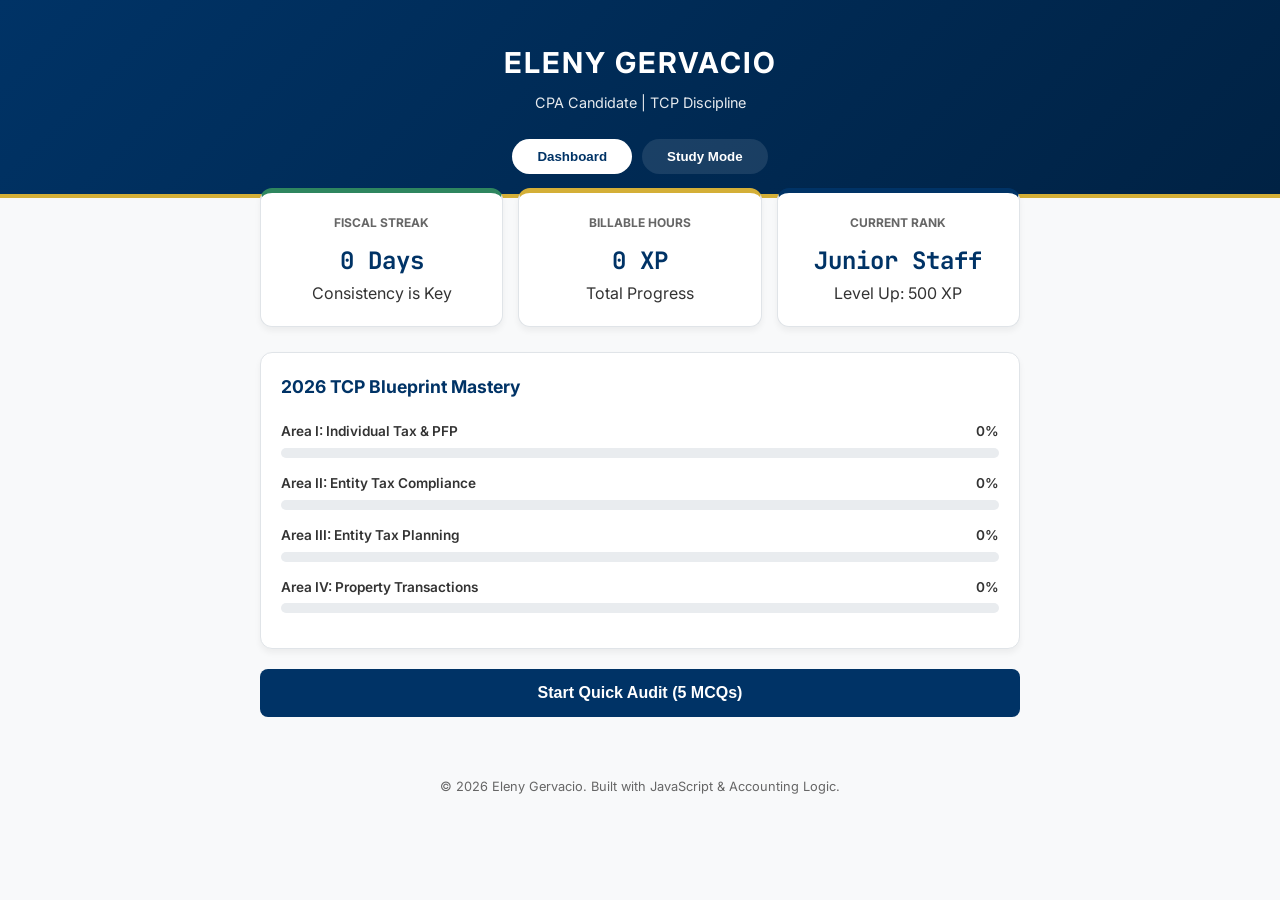
<file: TCP-EXAM-STUDY/index.html>
<!DOCTYPE html>
<html lang="en">
<head>
    <meta charset="UTF-8">
    <meta name="viewport" content="width=device-width, initial-scale=1.0">
    <title>Eleny Gervacio | TCP CPA Prep Command Center</title>
    <link rel="stylesheet" href="style.css">
    <link href="https://fonts.googleapis.com/css2?family=Inter:wght@400;600;700&family=JetBrains+Mono&display=swap" rel="stylesheet">
</head>
<body>

    <header class="main-header">
        <div class="header-content">
            <div class="user-profile">
                <h1>ELENY GERVACIO</h1>
                <p>CPA Candidate | TCP Discipline</p>
            </div>
            <nav class="tab-nav">
                <button class="tab-btn active" onclick="showTab('dashboard')">Dashboard</button>
                <button class="tab-btn" onclick="showTab('study')">Study Mode</button>
            </nav>
        </div>
    </header>

    <main class="container">
        
        <section id="dashboard" class="tab-content active">
            <div class="kpi-grid">
                <div class="card kpi-card green">
                    <h3>Fiscal Streak</h3>
                    <p id="stat-streak">0 Days</p>
                    <span class="card-label">Consistency is Key</span>
                </div>
                <div class="card kpi-card gold">
                    <h3>Billable Hours</h3>
                    <p id="stat-xp">0 XP</p>
                    <span class="card-label">Total Progress</span>
                </div>
                <div class="card kpi-card navy">
                    <h3>Current Rank</h3>
                    <p id="stat-rank">Staff Accountant</p>
                    <span class="card-label">Level Up: 500 XP</span>
                </div>
            </div>

            <div class="card blueprint-card">
                <h2>2026 TCP Blueprint Mastery</h2>
                <div class="mastery-container">
                    <div class="mastery-item">
                        <div class="mastery-label">
                            <span>Area I: Individual Tax & PFP</span>
                            <span id="pct-area-1">0%</span>
                        </div>
                        <div class="progress-bar"><div id="bar-area-1" class="fill" style="width: 0%"></div></div>
                    </div>
                    <div class="mastery-item">
                        <div class="mastery-label">
                            <span>Area II: Entity Tax Compliance</span>
                            <span id="pct-area-2">0%</span>
                        </div>
                        <div class="progress-bar"><div id="bar-area-2" class="fill" style="width: 0%"></div></div>
                    </div>
                    <div class="mastery-item">
                        <div class="mastery-label">
                            <span>Area III: Entity Tax Planning</span>
                            <span id="pct-area-3">0%</span>
                        </div>
                        <div class="progress-bar"><div id="bar-area-3" class="fill" style="width: 0%"></div></div>
                    </div>
                    <div class="mastery-item">
                        <div class="mastery-label">
                            <span>Area IV: Property Transactions</span>
                            <span id="pct-area-4">0%</span>
                        </div>
                        <div class="progress-bar"><div id="bar-area-4" class="fill" style="width: 0%"></div></div>
                    </div>
                </div>
            </div>

            <div class="action-center">
                <button class="primary-btn" onclick="startSession()">Start Quick Audit (5 MCQs)</button>
            </div>
        </section>

        <section id="study" class="tab-content">
            <div class="card study-card">
                <div class="study-header">
                    <span id="q-category" class="badge">Category Loading...</span>
                    <span id="q-timer" class="timer">00:00</span>
                </div>
                
                <div id="question-box">
                    <p id="question-text">Loading question from IRS archives...</p>
                    <div id="options-container" class="options-grid">
                        </div>
                </div>

                <div id="feedback-box" class="hidden">
                    <div id="feedback-message"></div>
                    <div id="explanation-text"></div>
                    <button id="next-btn" class="primary-btn" onclick="nextQuestion()">Next Item &raquo;</button>
                </div>
            </div>
        </section>

    </main>

    <footer>
        <p>&copy; 2026 Eleny Gervacio. Built with JavaScript & Accounting Logic.</p>
    </footer>

    <script src="app.js"></script>
</body>
</html>
</file>
<file: TCP-EXAM-STUDY/style.css>
/* --- Root Variables: Our Design System --- */
:root {
    --navy-primary: #003366;
    --navy-dark: #002244;
    --success-green: #2E865F;
    --gold-accent: #D4AF37;
    --bg-light: #F8F9FA;
    --white: #ffffff;
    --text-main: #333333;
    --text-muted: #666666;
    --border-color: #E0E4E8;
    --shadow: 0 4px 6px rgba(0, 0, 0, 0.05);
}

/* --- Global Resets --- */
* {
    margin: 0;
    padding: 0;
    box-sizing: border-box;
}

body {
    font-family: 'Inter', -apple-system, sans-serif;
    background-color: var(--bg-light);
    color: var(--text-main);
    line-height: 1.6;
}

.container {
    max-width: 800px;
    margin: 0 auto;
    padding: 20px;
}

/* --- Header & Navigation --- */
.main-header {
    background: linear-gradient(135deg, var(--navy-primary), var(--navy-dark));
    color: var(--white);
    padding: 40px 20px 20px;
    text-align: center;
    border-bottom: 4px solid var(--gold-accent);
}

.header-content h1 {
    font-size: 1.8rem;
    letter-spacing: 2px;
    margin-bottom: 5px;
    font-weight: 700;
}

.header-content p {
    font-size: 0.9rem;
    opacity: 0.9;
    margin-bottom: 25px;
}

.tab-nav {
    display: flex;
    justify-content: center;
    gap: 10px;
}

.tab-btn {
    background: rgba(255, 255, 255, 0.1);
    border: none;
    color: white;
    padding: 10px 25px;
    border-radius: 20px;
    cursor: pointer;
    transition: 0.3s;
    font-weight: 600;
}

.tab-btn.active {
    background: var(--white);
    color: var(--navy-primary);
}

/* --- Dashboard Components --- */
.kpi-grid {
    display: grid;
    grid-template-columns: repeat(auto-fit, minmax(150px, 1fr));
    gap: 15px;
    margin-top: -30px; /* Overlap header slightly */
    margin-bottom: 25px;
}

.card {
    background: var(--white);
    border-radius: 12px;
    padding: 20px;
    box-shadow: var(--shadow);
    border: 1px solid var(--border-color);
}

.kpi-card {
    text-align: center;
    border-top: 5px solid transparent;
}

.kpi-card.green { border-top-color: var(--success-green); }
.kpi-card.gold { border-top-color: var(--gold-accent); }
.kpi-card.navy { border-top-color: var(--navy-primary); }

.kpi-card h3 {
    font-size: 0.75rem;
    text-transform: uppercase;
    color: var(--text-muted);
    margin-bottom: 10px;
}

.kpi-card p {
    font-family: 'JetBrains Mono', monospace;
    font-size: 1.5rem;
    font-weight: 700;
    color: var(--navy-primary);
}

/* --- Mastery Bars --- */
.blueprint-card h2 {
    font-size: 1.1rem;
    margin-bottom: 20px;
    color: var(--navy-primary);
}

.mastery-item {
    margin-bottom: 15px;
}

.mastery-label {
    display: flex;
    justify-content: space-between;
    font-size: 0.85rem;
    margin-bottom: 5px;
    font-weight: 600;
}

.progress-bar {
    height: 10px;
    background: #E9ECEF;
    border-radius: 5px;
    overflow: hidden;
}

.fill {
    height: 100%;
    background: var(--success-green);
    width: 0%;
    transition: width 1s ease-in-out;
}

/* --- Study Mode --- */
.tab-content { display: none; }
.tab-content.active { display: block; }

.study-header {
    display: flex;
    justify-content: space-between;
    margin-bottom: 20px;
}

.badge {
    background: var(--navy-primary);
    color: white;
    padding: 4px 12px;
    border-radius: 4px;
    font-size: 0.75rem;
}

.options-grid {
    display: grid;
    gap: 10px;
    margin-top: 20px;
}

.option-btn {
    text-align: left;
    padding: 15px;
    border: 1px solid var(--border-color);
    border-radius: 8px;
    background: var(--white);
    cursor: pointer;
    transition: 0.2s;
}

.option-btn:hover {
    background: #F0F4F8;
    border-color: var(--navy-primary);
}

.primary-btn {
    width: 100%;
    background: var(--navy-primary);
    color: white;
    border: none;
    padding: 15px;
    border-radius: 8px;
    font-size: 1rem;
    font-weight: 700;
    cursor: pointer;
    margin-top: 20px;
}

/* --- Feedback --- */
#feedback-box {
    margin-top: 25px;
    padding: 15px;
    border-radius: 8px;
    background: #fdfdfd;
    border-left: 5px solid var(--navy-primary);
}

.hidden { display: none; }

footer {
    text-align: center;
    padding: 40px;
    font-size: 0.8rem;
    color: var(--text-muted);
}
</file>
